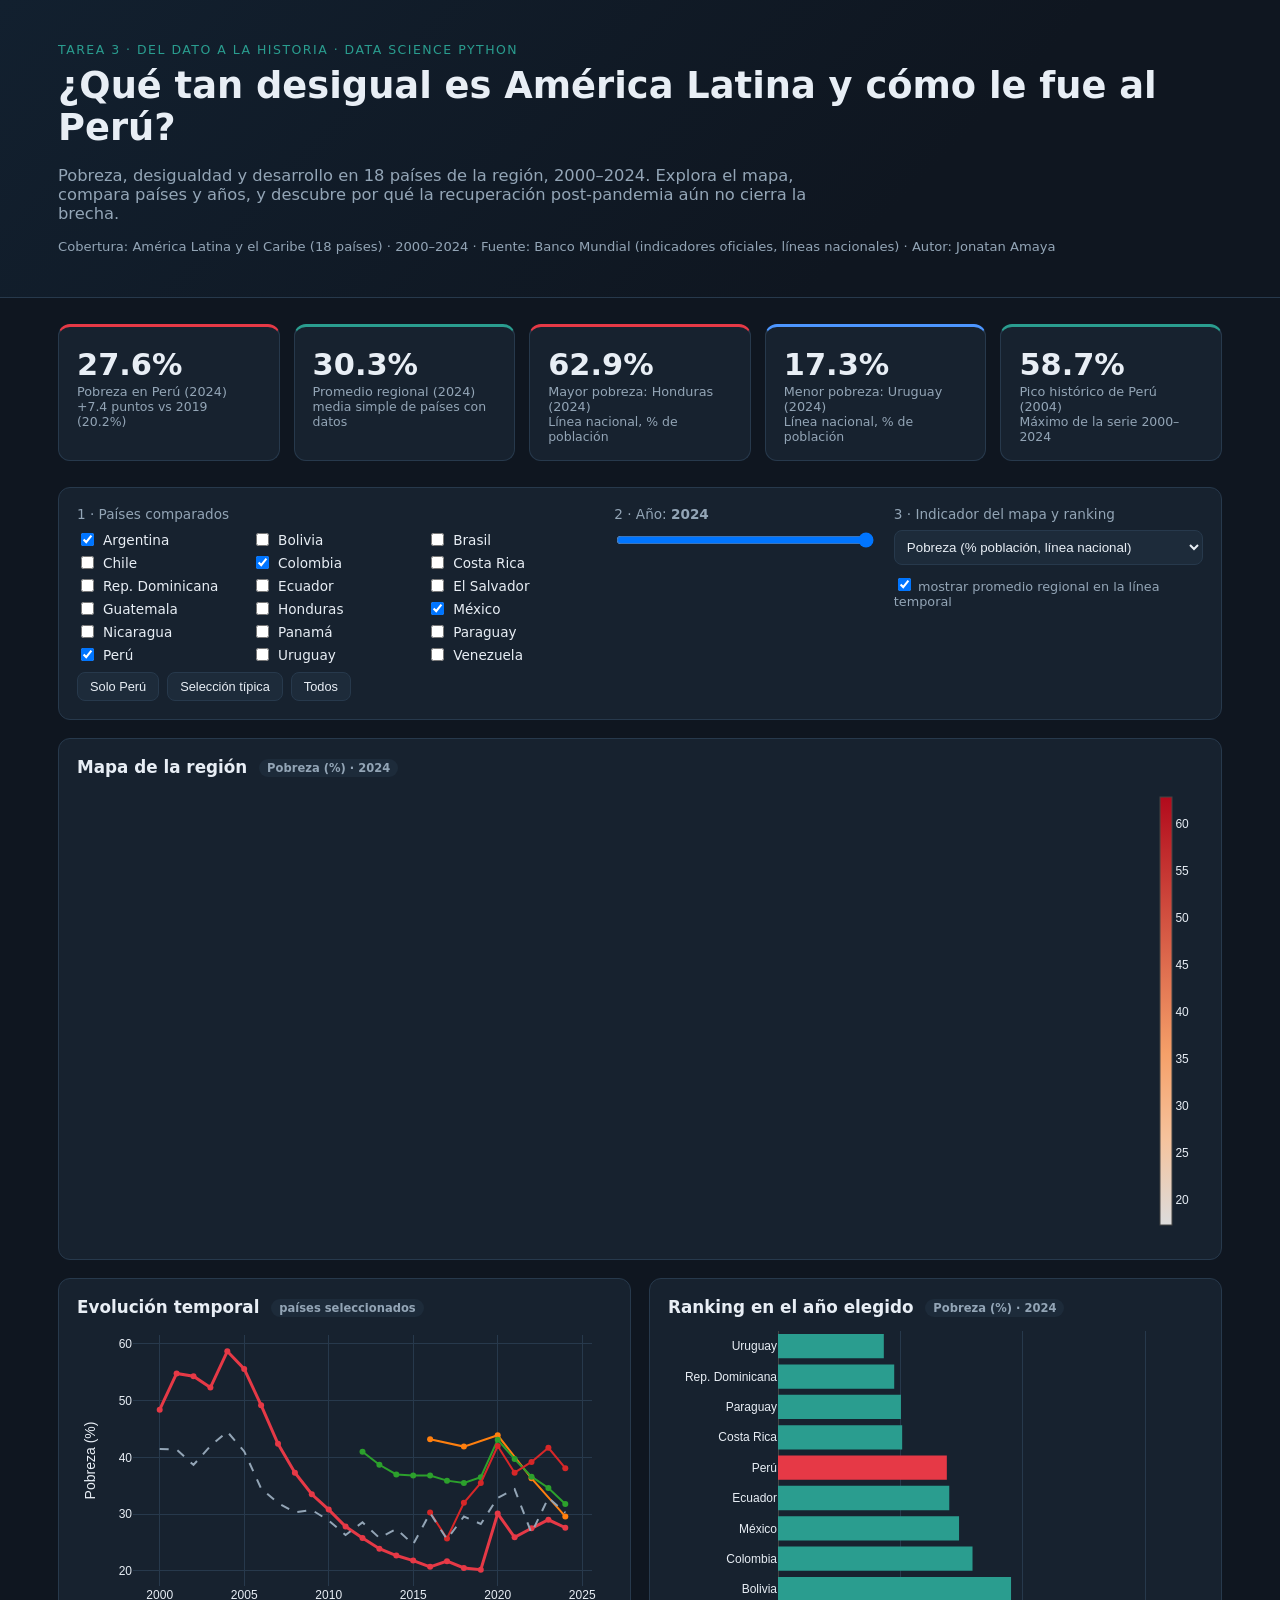
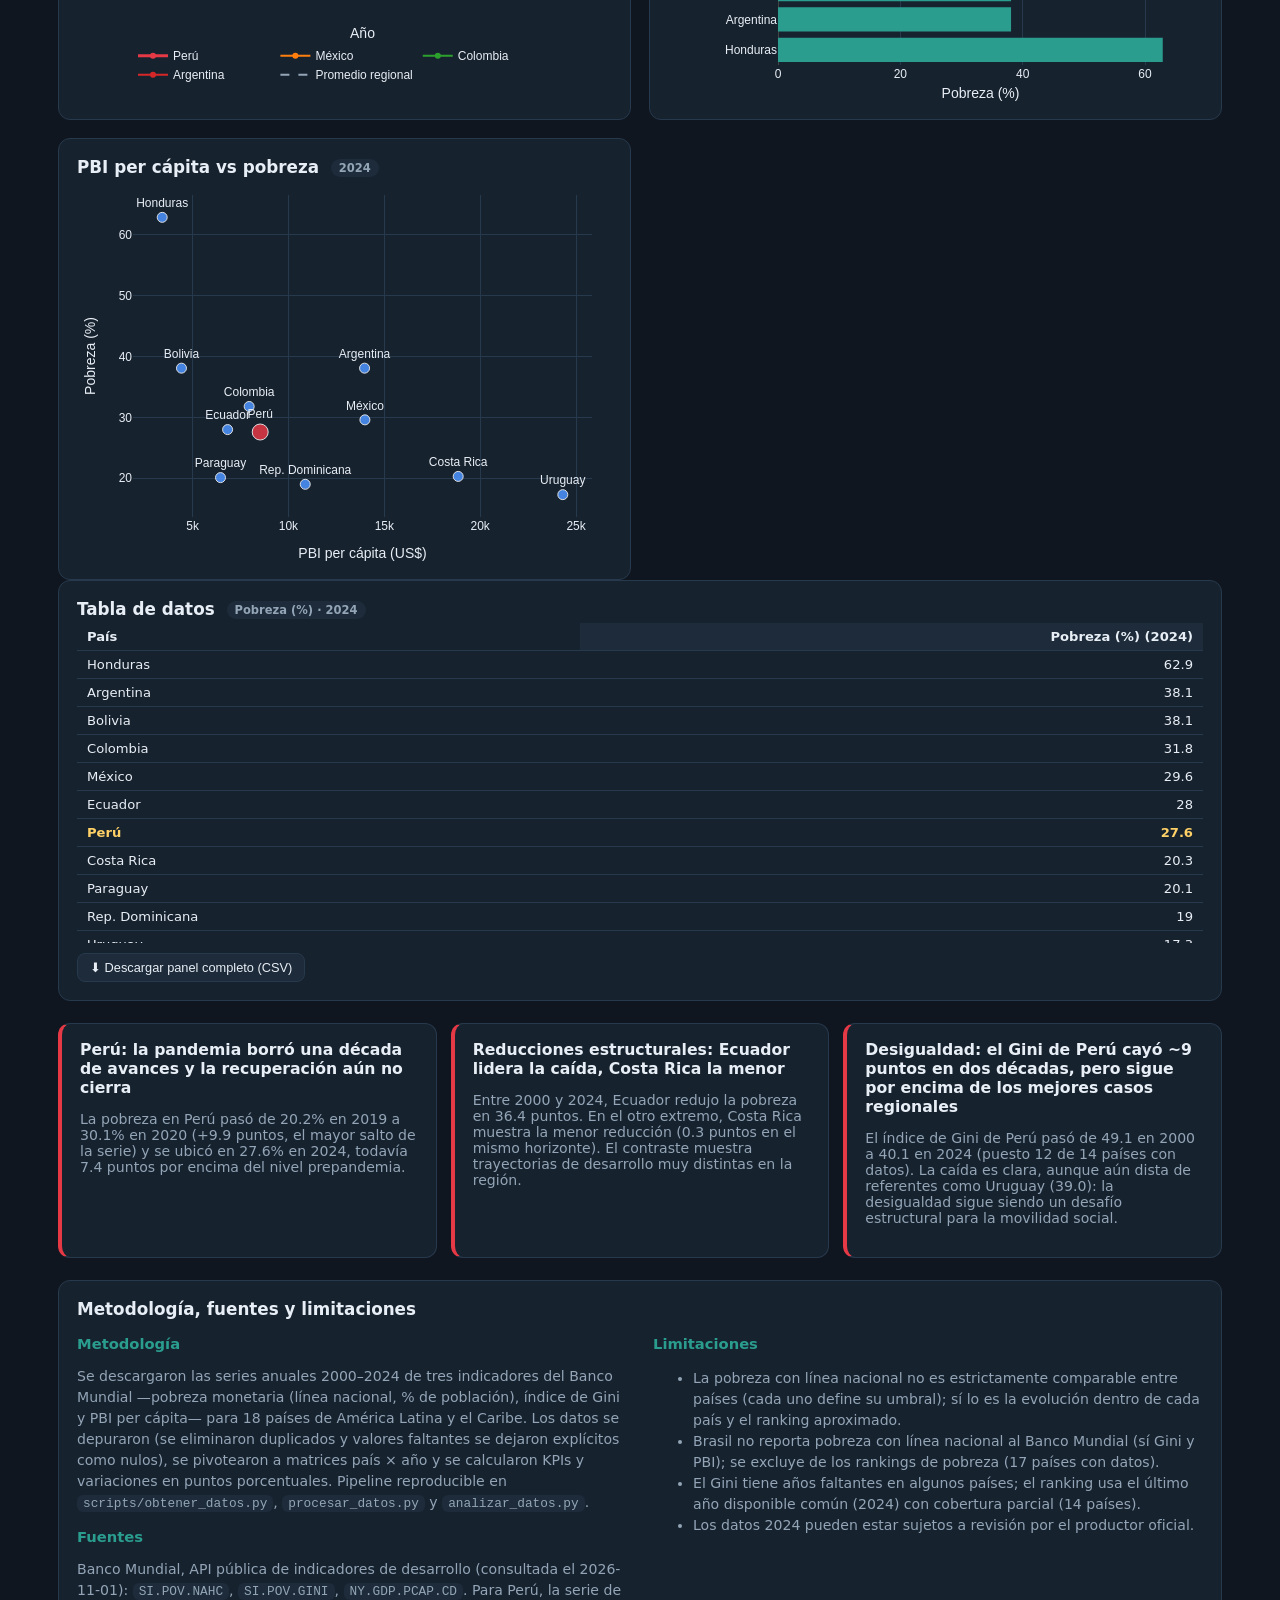
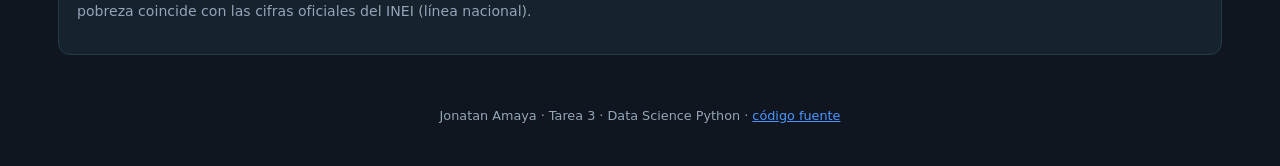
<file: tarea_3/web/index.html>
<!DOCTYPE html>
<html lang="es">
<head>
<meta charset="UTF-8">
<meta name="viewport" content="width=device-width, initial-scale=1.0">
<title>Pobreza y desigualdad en América Latina — Dashboard</title>
<link rel="stylesheet" href="assets/style.css">
<script src="https://cdn.plot.ly/plotly-2.35.2.min.js"></script>
</head>
<body>
<header class="hero">
  <div class="wrap">
    <p class="kicker">Tarea 3 · Del dato a la historia · Data Science Python</p>
    <h1>¿Qué tan desigual es América Latina y cómo le fue al Perú?</h1>
    <p class="sub">Pobreza, desigualdad y desarrollo en 18 países de la región, 2000–2024.
    Explora el mapa, compara países y años, y descubre por qué la recuperación
    post-pandemia aún no cierra la brecha.</p>
    <p class="meta">Cobertura: América Latina y el Caribe (18 países) · 2000–2024 ·
    Fuente: Banco Mundial (indicadores oficiales, líneas nacionales) ·
    Autor: Jonatan Amaya</p>
  </div>
</header>

<main class="wrap">

  <section id="kpis" class="kpis" aria-label="Indicadores clave"></section>

  <section class="panel controles" aria-label="Controles">
    <div class="ctrl paises">
      <label class="ctrl-tit">1 · Países comparados</label>
      <div id="lista-paises" class="lista-paises"></div>
      <div class="acciones">
        <button id="btn-peru" class="mini">Solo Perú</button>
        <button id="btn-tipica" class="mini">Selección típica</button>
        <button id="btn-todos" class="mini">Todos</button>
      </div>
    </div>
    <div class="ctrl">
      <label class="ctrl-tit" for="rango-anio">2 · Año: <strong id="anio-ver">2024</strong></label>
      <input type="range" id="rango-anio" min="2000" max="2024" value="2024" step="1">
    </div>
    <div class="ctrl">
      <label class="ctrl-tit" for="sel-indicador">3 · Indicador del mapa y ranking</label>
      <select id="sel-indicador">
        <option value="pobreza">Pobreza (% población, línea nacional)</option>
        <option value="gini">Índice de Gini (desigualdad)</option>
        <option value="pbi_pc">PBI per cápita (US$ actuales)</option>
      </select>
      <label class="check"><input type="checkbox" id="chk-promedio" checked>
      mostrar promedio regional en la línea temporal</label>
    </div>
  </section>

  <section class="grid">
    <div class="panel mapa"><h2>Mapa de la región <span id="mapa-sub" class="tag"></span></h2>
      <div id="graf-mapa" class="graf"></div></div>
    <div class="panel"><h2>Evolución temporal <span class="tag">países seleccionados</span></h2>
      <div id="graf-linea" class="graf"></div></div>
    <div class="panel"><h2>Ranking en el año elegido <span id="barras-sub" class="tag"></span></h2>
      <div id="graf-barras" class="graf"></div></div>
    <div class="panel"><h2>PBI per cápita vs pobreza <span id="disp-sub" class="tag"></span></h2>
      <div id="graf-disp" class="graf"></div></div>
  </section>

  <section class="panel">
    <h2>Tabla de datos <span id="tabla-sub" class="tag"></span></h2>
    <div class="tabla-cont"><table id="tabla"></table></div>
    <button id="btn-csv" class="mini">⬇ Descargar panel completo (CSV)</button>
  </section>

  <section id="hallazgos" class="hallazgos"></section>

  <section class="panel info">
    <h2>Metodología, fuentes y limitaciones</h2>
    <div class="cols">
      <div>
        <h3>Metodología</h3>
        <p>Se descargaron las series anuales 2000–2024 de tres indicadores del Banco
        Mundial —pobreza monetaria (línea nacional, % de población), índice de Gini y
        PBI per cápita— para 18 países de América Latina y el Caribe. Los datos se
        depuraron (se eliminaron duplicados y valores faltantes se dejaron explícitos
        como nulos), se pivotearon a matrices país × año y se calcularon KPIs y
        variaciones en puntos porcentuales. Pipeline reproducible en
        <code>scripts/obtener_datos.py</code>, <code>procesar_datos.py</code> y
        <code>analizar_datos.py</code>.</p>
        <h3>Fuentes</h3>
        <p>Banco Mundial, API pública de indicadores de desarrollo (consultada el
        2026-11-01): <code>SI.POV.NAHC</code>, <code>SI.POV.GINI</code>,
        <code>NY.GDP.PCAP.CD</code>. Para Perú, la serie de pobreza coincide con las
        cifras oficiales del INEI (línea nacional).</p>
      </div>
      <div>
        <h3>Limitaciones</h3>
        <ul>
          <li>La pobreza con línea nacional no es estrictamente comparable entre
          países (cada uno define su umbral); sí lo es la evolución dentro de cada
          país y el ranking aproximado.</li>
          <li>Brasil no reporta pobreza con línea nacional al Banco Mundial (sí Gini y
          PBI); se excluye de los rankings de pobreza (17 países con datos).</li>
          <li>El Gini tiene años faltantes en algunos países; el ranking usa el último
          año disponible común (2024) con cobertura parcial (14 países).</li>
          <li>Los datos 2024 pueden estar sujetos a revisión por el productor
          oficial.</li>
        </ul>
      </div>
    </div>
  </section>

  <footer class="pie">
    <p>Jonatan Amaya · Tarea 3 · Data Science Python ·
    <a href="https://github.com/jonatan-amaya/Intermediate_Python/tree/main/tarea_3">código fuente</a></p>
  </footer>
</main>

<script src="assets/app.js"></script>
</body>
</html>
</file>
<file: tarea_3/web/assets/style.css>
/* Dashboard Tarea 3 - tema oscuro, grid responsive */
:root {
  --bg: #0f1620; --panel: #17222f; --panel2: #1d2b3a; --text: #e8eef5;
  --muted: #93a5b6; --acento: #e63946; --acento2: #2a9d8f; --azul: #4d96ff;
  --borde: #27394c;
}
* { box-sizing: border-box; }
body { margin: 0; background: var(--bg); color: var(--text);
  font-family: "Segoe UI", system-ui, Arial, sans-serif; }
.wrap { max-width: 1200px; margin: 0 auto; padding: 0 18px; }
a { color: var(--azul); }

.hero { background: linear-gradient(135deg, #12202f 0%, #0f1620 70%);
  border-bottom: 1px solid var(--borde); padding: 42px 0 30px; }
.kicker { color: var(--acento2); letter-spacing: .12em; text-transform: uppercase;
  font-size: .78rem; margin: 0 0 8px; }
h1 { margin: 0 0 12px; font-size: clamp(1.5rem, 3.4vw, 2.3rem); line-height: 1.15; }
.sub { color: var(--muted); max-width: 780px; font-size: 1.02rem; }
.meta { color: var(--muted); font-size: .82rem; }

.kpis { display: grid; grid-template-columns: repeat(auto-fit, minmax(190px, 1fr));
  gap: 14px; margin: 26px 0; }
.kpi { background: var(--panel); border: 1px solid var(--borde); border-radius: 12px;
  padding: 16px 18px; border-top: 3px solid var(--acento2); }
.kpi.roja { border-top-color: var(--acento); }
.kpi.azul { border-top-color: var(--azul); }
.kpi .valor { font-size: 1.9rem; font-weight: 700; margin: 4px 0 2px; }
.kpi .etiqueta { color: var(--muted); font-size: .8rem; }
.kpi .detalle { color: var(--muted); font-size: .78rem; }

.panel { background: var(--panel); border: 1px solid var(--borde); border-radius: 12px;
  padding: 18px; margin-bottom: 18px; }
h2 { font-size: 1.05rem; margin: 0 0 4px; }
h3 { font-size: .92rem; margin: 12px 0 6px; color: var(--acento2); }
.tag { background: var(--panel2); color: var(--muted); font-size: .72rem;
  padding: 2px 8px; border-radius: 20px; margin-left: 6px; vertical-align: middle; }
.graf { width: 100%; height: 380px; }

.controles { display: grid; grid-template-columns: 2fr 1fr 1.2fr; gap: 22px; }
.ctrl-tit { display: block; font-size: .85rem; color: var(--muted); margin-bottom: 8px; }
.lista-paises { display: grid; grid-template-columns: repeat(3, 1fr); gap: 4px 10px;
  max-height: 150px; overflow: auto; font-size: .85rem; }
.lista-paises label { display: flex; gap: 6px; align-items: center; cursor: pointer; }
.acciones { margin-top: 8px; display: flex; gap: 8px; }
.mini { background: var(--panel2); color: var(--text); border: 1px solid var(--borde);
  border-radius: 8px; padding: 6px 12px; font-size: .8rem; cursor: pointer; }
.mini:hover { border-color: var(--acento2); }
input[type="range"] { width: 100%; }
select { width: 100%; background: var(--panel2); color: var(--text);
  border: 1px solid var(--borde); border-radius: 8px; padding: 8px; }
.check { display: block; margin-top: 10px; font-size: .8rem; color: var(--muted); }

.grid { display: grid; grid-template-columns: 1fr 1fr; gap: 18px; }
.grid .panel { margin-bottom: 0; }
.grid .mapa { grid-column: 1 / -1; }
.grid .mapa .graf { height: 460px; }

.tabla-cont { max-height: 320px; overflow: auto; margin-bottom: 10px; }
table { border-collapse: collapse; width: 100%; font-size: .82rem; }
th, td { padding: 6px 10px; border-bottom: 1px solid var(--borde); text-align: right; }
th:first-child, td:first-child { text-align: left; position: sticky; left: 0;
  background: var(--panel); }
thead th { position: sticky; top: 0; background: var(--panel2); z-index: 1; }
tr.fila-peru td { color: #ffd166; font-weight: 600; }

.hallazgos { display: grid; grid-template-columns: repeat(auto-fit, minmax(280px, 1fr));
  gap: 14px; margin: 22px 0; }
.hallazgo { background: var(--panel); border: 1px solid var(--borde);
  border-left: 4px solid var(--acento); border-radius: 12px; padding: 16px 18px; }
.hallazgo h3 { color: var(--text); margin-top: 0; font-size: .98rem; }
.hallazgo p { color: var(--muted); font-size: .88rem; }

.cols { display: grid; grid-template-columns: 1fr 1fr; gap: 26px; }
.cols p, .cols li { color: var(--muted); font-size: .88rem; line-height: 1.5; }
code { background: var(--panel2); padding: 1px 6px; border-radius: 6px; font-size: .8rem; }
.pie { color: var(--muted); font-size: .8rem; text-align: center; padding: 22px 0 30px; }

@media (max-width: 900px) {
  .controles, .grid, .cols { grid-template-columns: 1fr; }
  .graf { height: 320px; }
}
</file>
